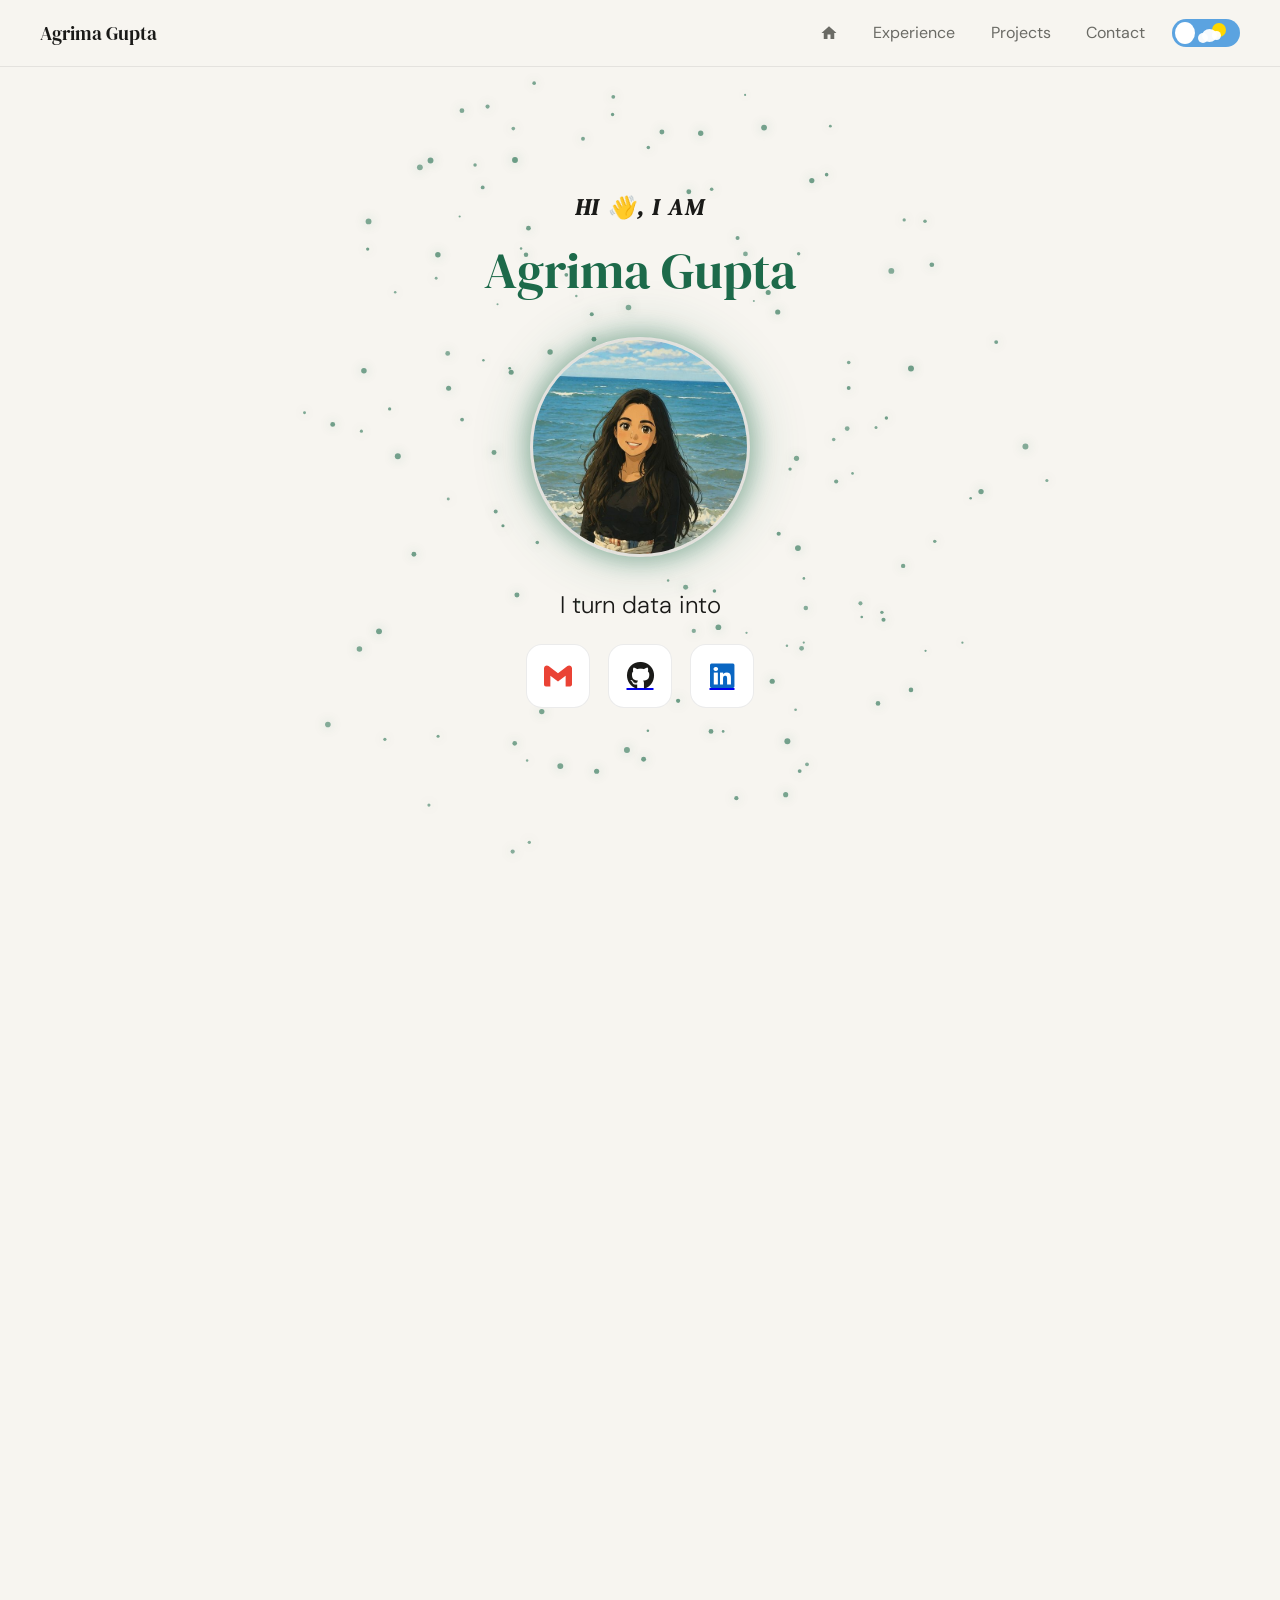
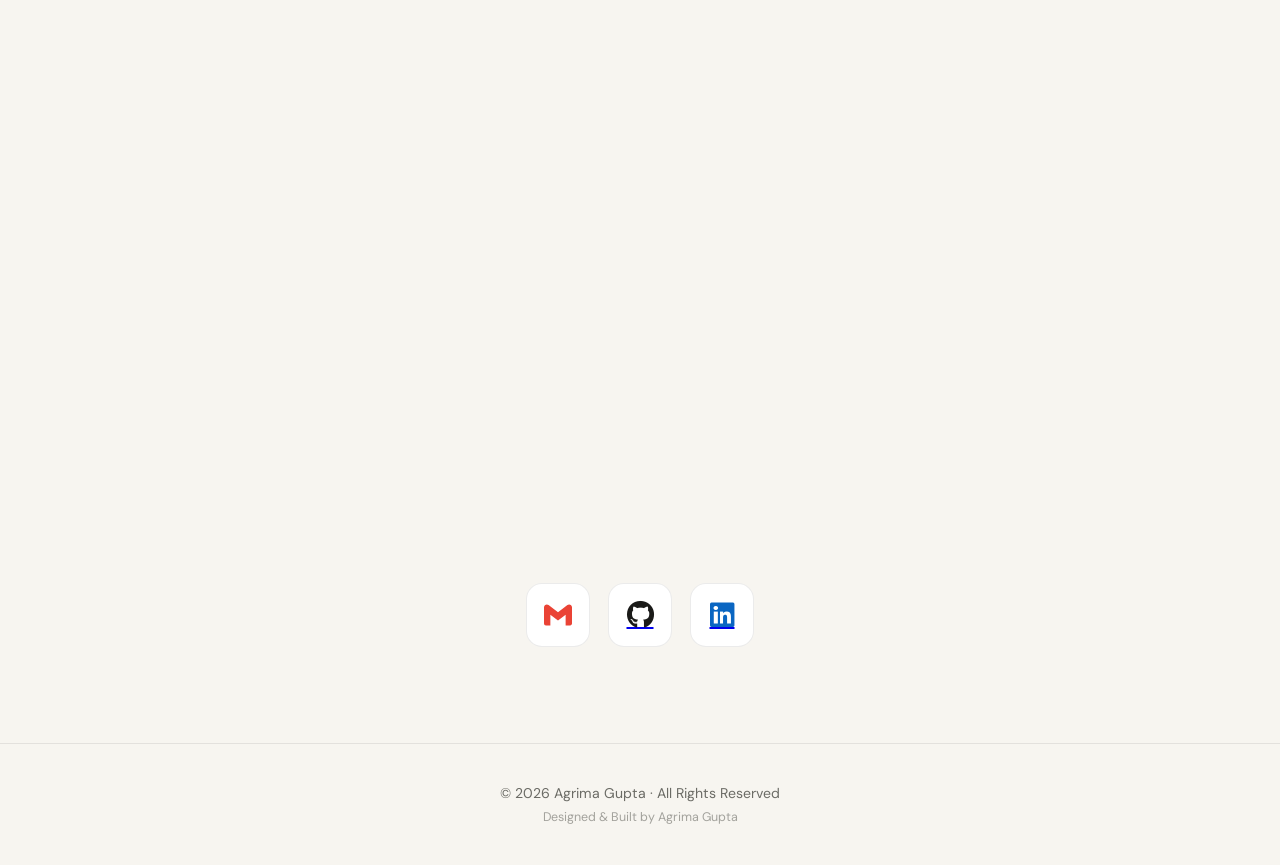
<file: index.html>
<!DOCTYPE html>
<html lang="en" data-theme="light">
<head>
<link rel="icon" type="image/x-icon" href="favicon.ico">
<link rel="apple-touch-icon" sizes="180x180" href="apple-touch-icon.png">
<link rel="icon" type="image/png" sizes="32x32" href="favicon-32x32.png">
<link rel="icon" type="image/png" sizes="16x16" href="favicon-16x16.png">
<meta charset="UTF-8">
<meta name="viewport" content="width=device-width, initial-scale=1.0">
<meta http-equiv="Cache-Control" content="no-store">
<title>Agrima Gupta</title>
<link rel="stylesheet" href="https://cdnjs.cloudflare.com/ajax/libs/font-awesome/6.5.0/css/all.min.css">
<link href="https://fonts.googleapis.com/css2?family=DM+Serif+Display:ital@0;1&family=DM+Sans:wght@300;400;500&display=swap" rel="stylesheet">
<link rel="stylesheet" href="assets/css/style.css">
</head>

<body>

<canvas id="bg-canvas"></canvas>

<div class="cursor" id="cursor"></div>
<div class="cursor-ring" id="cursorRing"></div>
<div class="scroll-progress" id="scrollProgress"></div>

<!-- NAV -->
<nav>
  <a href="index.html" class="nav-name">Agrima Gupta</a>

  <div class="nav-right">
    <!-- HAMBURGER -->
    <button class="hamburger" id="hamburger" aria-label="Menu">
      <span></span>
      <span></span>
      <span></span>
    </button>

    <div class="nav-links" id="navLinks">
      <a href="index.html" class="nav-icon" aria-label="Home">
        <svg viewBox="0 0 24 24" class="icon">
          <path d="M10 20v-6h4v6h5v-8h3L12 3 2 12h3v8z"/>
        </svg>
      </a>
      
      <a href="experience.html">Experience</a>
      <a href="projects.html">Projects</a>
      <a href="index.html#contact">Contact</a>
    </div>

  

    <!-- TOGGLE (UNCHANGED STRUCTURE) -->
    <div class="container">
      <input type="checkbox" id="checkbox">

      <label for="checkbox">
          <!-- Circle that slides left and right to show toggle button state. -->
          <div class="circle"></div>

          <!-- light theme -->
          <div class="light_theme">
              <div class="sun"></div>
              <div class="clouds">
                  <span class="cloud1"></span>
                  <span class="cloud2"></span>
                  <span class="cloud3"></span>
              </div>
          </div>


            <!-- dark theme -->
          <div class="dark_theme">
              <div class="moon"></div>
                <span class="star1"></span>
                <span class="star2"></span>
                <span class="star3"></span>
          </div>     


      </label>
    </div>

  </div>
</nav>

<!-- HERO -->
<section class="hero-wrap">

  <div class="hero-center" id="hero">

    <p class="hero-eyebrow">
      Hi <span class="wave">👋</span>, I am
    </p>

    <h1 class="hero-main-title">
      Agrima Gupta
    </h1>

    <div class="photo-frame">
      <img src="assets/images/profile.jpg" alt="profile"/>
    </div>

    <h2 class="typing-text">
      <span id="typed-text"></span>
    </h2>

    <div class="social-row">
      <a href="mailto:agrimagupta2425@gmail.com" target="_blank">
        <svg width="28" height="28" viewBox="0 0 24 24" xmlns="http://www.w3.org/2000/svg">
          <path d="M24 5.457v13.909c0 .904-.732 1.636-1.636 1.636h-3.819V11.73L12 16.64l-6.545-4.91v9.273H1.636A1.636 1.636 0 0 1 0 19.366V5.457c0-2.023 2.309-3.178 3.927-1.964L12 9.64l8.073-6.147C21.69 2.28 24 3.434 24 5.457z" fill="#EA4335"/>
        </svg>
      </a>
      <a href="https://github.com/Agrima4" target="_blank">
        <i class="fa-brands fa-github"></i>
      </a>
      <a href="https://linkedin.com/in/agrimagupta15" target="_blank">
        <i class="fa-brands fa-linkedin" style="color:#0A66C2"></i>
      </a>
    </div>
  </div>
</section>

<!-- ABOUT (CENTERED EDITORIAL STYLE) -->
<section id="about" class="about-section">
  <div class="about-left reveal-left">
    <h1 class="about-title">
      From raw data<br>
      to <em>real decisions.</em>
    </h1>
  </div>

  <div class="about-right reveal-right">
   <p class="about-text">
    My background spans enterprise infrastructure at TCS, healthcare research at 
    NYU Langone, and product analytics at an early-stage AI startup, giving me 
    a rare ability to work across the full data lifecycle, from how it's engineered 
    to how it drives decisions.
    <br><br>
    I work primarily with SQL, Python, Tableau, and Power BI. But what I actually 
    do is help teams stop guessing, by building systems that surface the right 
    insight at the right time.
  </p>
  </div>
</section>

<!-- CONTACT -->
<section id="contact">
  <div class="contact-wrapper">

    <!-- LEFT: Form -->
    <div class="contact-form-wrap fade-up">
      <h2 class="section-title">Get in touch.</h2>

      <form class="contact-form"
        action="https://formsubmit.co/agrimagupta2425@gmail.com"
        method="POST">

        <input type="hidden" name="_captcha" value="false">

        <label>Your Name</label>
        <input type="text" class="form-input" name="name" placeholder="Jane Doe"/>

        <label>Your Email</label>
        <input type="email" class="form-input" name="email" placeholder="jane@email.com"/>

        <label>Message</label>
        <textarea class="form-textarea" name="message" placeholder="Hey Agrima..."></textarea>

        <button class="form-submit">Send Message →</button>
      </form>
      <!-- SOCIAL ICONS -->
  
    </div>

    <!-- RIGHT: Tagline -->
    <div class="contact-quote fade-up">
      <p class="contact-quote-text">
        Good data tells a story.<br>
        <em>Let's write one together.</em>
      </p>
      <span class="contact-quote-sub">Open to full-time roles, freelance & collabs.</span>
        
    </div>

  </div>

      <div class="social-row contact-social">
        <a href="mailto:agrimagupta2425@gmail.com" target="_blank">
          <svg width="28" height="28" viewBox="0 0 24 24" xmlns="http://www.w3.org/2000/svg">
            <path d="M24 5.457v13.909c0 .904-.732 1.636-1.636 1.636h-3.819V11.73L12 16.64l-6.545-4.91v9.273H1.636A1.636 1.636 0 0 1 0 19.366V5.457c0-2.023 2.309-3.178 3.927-1.964L12 9.64l8.073-6.147C21.69 2.28 24 3.434 24 5.457z" fill="#EA4335"/>
          </svg>
        </a>
        <a href="https://github.com/Agrima4" target="_blank">
          <i class="fa-brands fa-github"></i>
        </a>
        <a href="https://linkedin.com/in/agrimagupta15" target="_blank">
          <i class="fa-brands fa-linkedin" style="color:#0A66C2"></i>
        </a>
      </div>
</section>

<footer>
  <p>© 2026 Agrima Gupta · All Rights Reserved</p>
  <p class="footer-sub">Designed & Built by Agrima Gupta</p>
</footer>

<script src="assets/js/main.js"></script>
<script src="assets/js/bg.js"></script>
<script src="assets/js/theme.js"></script>


</body>
</html>
</file>
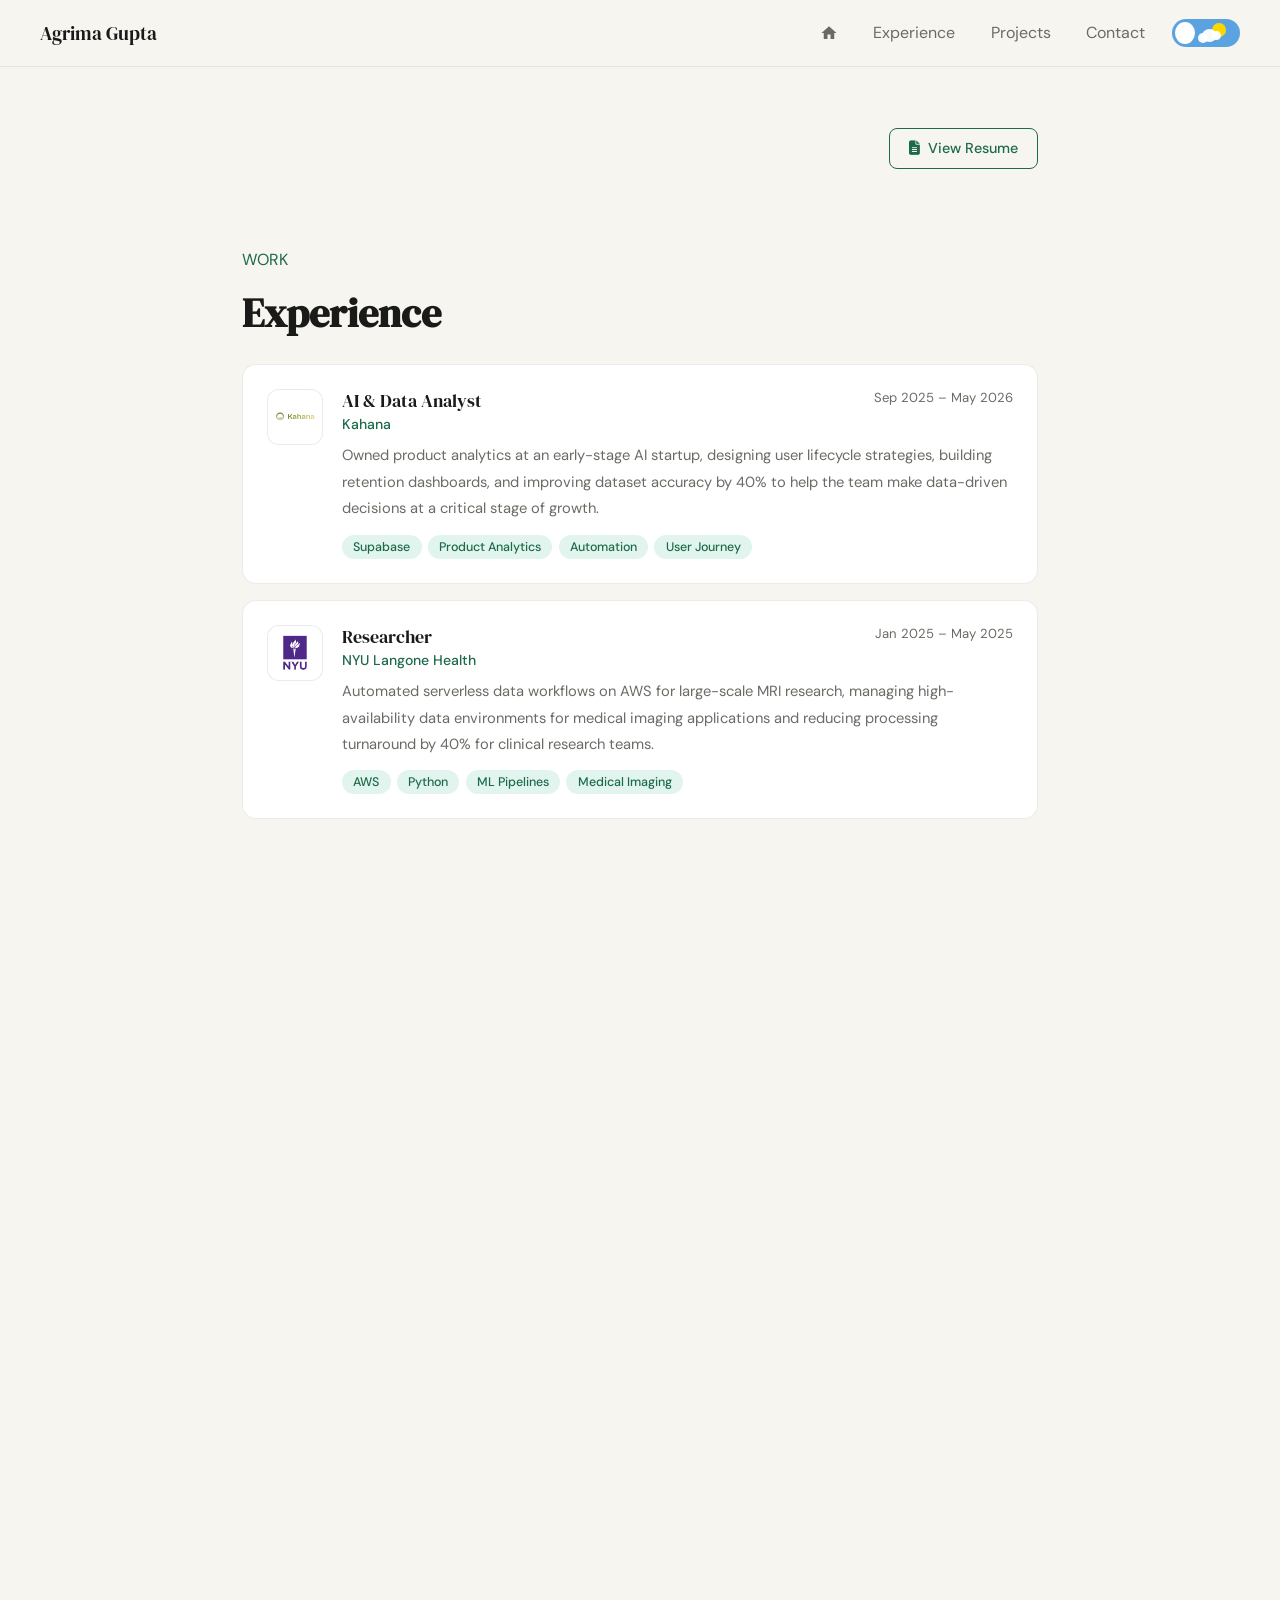
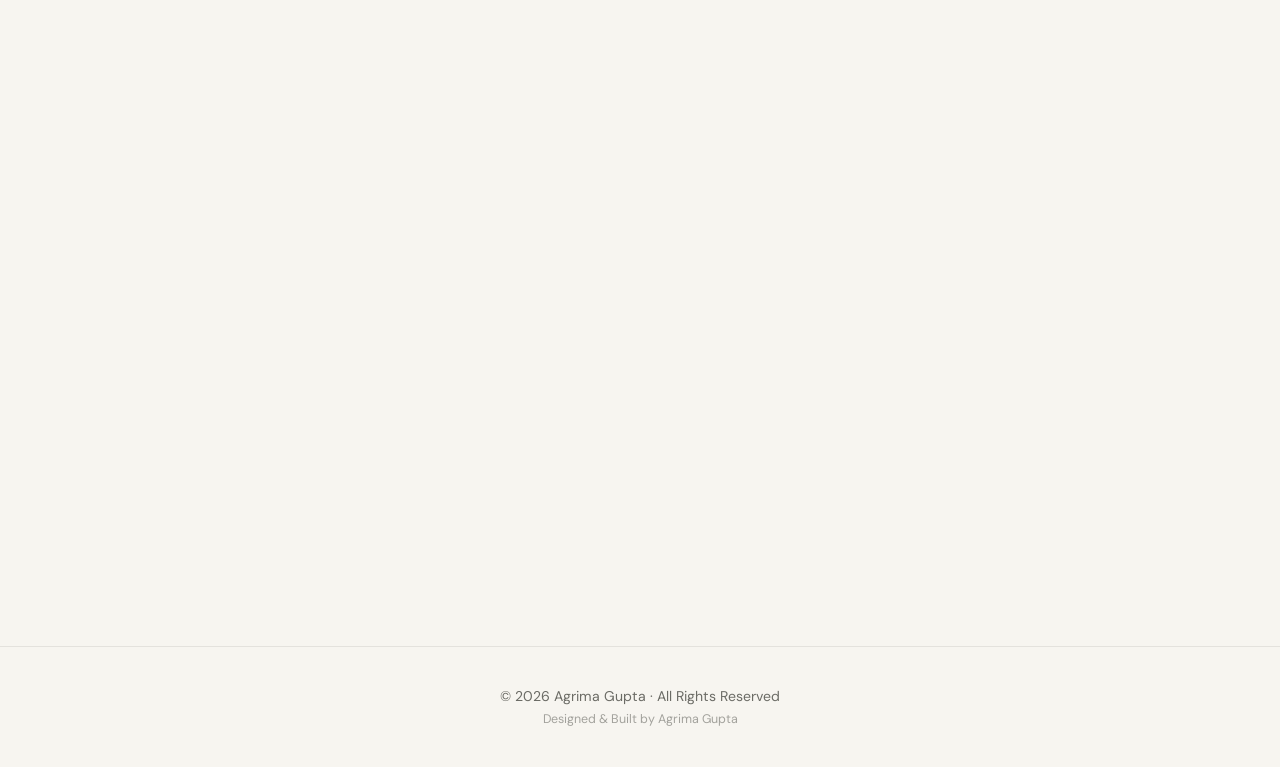
<file: experience.html>
<!DOCTYPE html>
<html lang="en" data-theme="light">
<head>
<link rel="icon" type="image/x-icon" href="favicon.ico">
<link rel="apple-touch-icon" sizes="180x180" href="apple-touch-icon.png">
<link rel="icon" type="image/png" sizes="32x32" href="favicon-32x32.png">
<link rel="icon" type="image/png" sizes="16x16" href="favicon-16x16.png">
<meta charset="UTF-8">
<meta name="viewport" content="width=device-width, initial-scale=1.0">
<title>Experience | Agrima Gupta</title>
<link rel="stylesheet" href="https://cdnjs.cloudflare.com/ajax/libs/font-awesome/6.5.0/css/all.min.css">
<link href="https://fonts.googleapis.com/css2?family=DM+Serif+Display:ital@0;1&family=DM+Sans:wght@300;400;500&display=swap" rel="stylesheet">
<link rel="stylesheet" href="assets/css/style.css">
</head>

<body>

<nav>
  <a href="index.html" class="nav-name">Agrima Gupta</a>
  <div class="nav-right">
    <button class="hamburger" id="hamburger" aria-label="Menu">
      <span></span><span></span><span></span>
    </button>
    <div class="nav-links" id="navLinks">
      <a href="index.html" class="nav-icon" aria-label="Home">
        <svg viewBox="0 0 24 24" class="icon"><path d="M10 20v-6h4v6h5v-8h3L12 3 2 12h3v8z"/></svg>
      </a>
      
      <a href="experience.html">Experience</a>
      <a href="projects.html">Projects</a>
      <a href="index.html#contact">Contact</a>
    </div>
    <div class="container">
      <input type="checkbox" id="checkbox">
      <label for="checkbox">
        <div class="circle"></div>
        <div class="light_theme">
          <div class="sun"></div>
          <div class="clouds">
            <span class="cloud1"></span>
            <span class="cloud2"></span>
            <span class="cloud3"></span>
          </div>
        </div>
        <div class="dark_theme">
          <div class="moon"></div>
          <span class="star1"></span>
          <span class="star2"></span>
          <span class="star3"></span>
        </div>
      </label>
    </div>
  </div>
</nav>

<section class="exp-page">

  <!-- RESUME BUTTON -->
  <div class="resume-row fade-up">
    <a href="https://drive.google.com/file/d/1lu3wKgwycKfG_W_Q5DWxMEElYYG4mRHq/view?usp=sharing" target="_blank" class="resume-btn">
      <i class="fa-solid fa-file-lines"></i> View Resume
    </a>
  </div>

  <!-- WORK EXPERIENCE -->
  <div class="exp-section-header fade-up">
    <p class="section-label">Work</p>
    <h2 class="section-title">Experience</h2>
  </div>

  <div class="exp-cards">

    <div class="exp-card fade-up">
      <div class="exp-card-logo">
        <img src="assets/icons/kahana.svg" alt="Kahana"/>
      </div>
      <div class="exp-card-body">
        <div class="exp-card-top">
          <div>
            <p class="exp-card-role">AI & Data Analyst</p>
            <p class="exp-card-company">Kahana</p>
          </div>
          <span class="exp-card-date">Sep 2025 – May 2026</span>
        </div>
        <p class="exp-card-desc">
          Owned product analytics at an early-stage AI startup, designing user lifecycle strategies, 
          building retention dashboards, and improving dataset accuracy by 40% to help the team 
          make data-driven decisions at a critical stage of growth.
        </p>
        <div class="exp-tags">
          <span>Supabase</span>
          <span>Product Analytics</span>
          <span>Automation</span>
          <span>User Journey</span>
        </div>
      </div>
    </div>

    <div class="exp-card fade-up">
      <div class="exp-card-logo">
        <img src="assets/icons/NYU.png" alt="NYU Langone"/>
      </div>
      <div class="exp-card-body">
        <div class="exp-card-top">
          <div>
            <p class="exp-card-role">Researcher</p>
            <p class="exp-card-company">NYU Langone Health</p>
          </div>
          <span class="exp-card-date">Jan 2025 – May 2025</span>
        </div>
        <p class="exp-card-desc">
          Automated serverless data workflows on AWS for large-scale MRI research, managing 
          high-availability data environments for medical imaging applications and reducing 
          processing turnaround by 40% for clinical research teams.
        </p>
        <div class="exp-tags">
          <span>AWS</span>
          <span>Python</span>
          <span>ML Pipelines</span>
          <span>Medical Imaging</span>
        </div>
      </div>
    </div>

    <div class="exp-card fade-up">
      <div class="exp-card-logo">
        <img src="assets/icons/TCS.png" alt="TCS"/>
      </div>
      <div class="exp-card-body">
        <div class="exp-card-top">
          <div>
            <p class="exp-card-role">Technical Specialist</p>
            <p class="exp-card-company">Tata Consultancy Services</p>
          </div>
          <span class="exp-card-date">Jan 2020 – May 2023</span>
        </div>
        <p class="exp-card-desc">
          Built performance dashboards, SQL auditing systems, and Python-based anomaly detection 
          across enterprise infrastructure, cutting alert noise by 75% and translating raw 
          telemetry into operational insights for cross-functional teams.
        </p>
        <div class="exp-tags">
          <span>SQL</span>
          <span>Automation</span>
          <span>Enterprise Systems</span>
          <span>Cross-functional</span>
        </div>
      </div>
    </div>

  </div>

  <!-- LEADERSHIP & TEACHING -->
  <div class="exp-section-header fade-up">
    <p class="section-label">Beyond work</p>
    <h2 class="section-title">Leadership & Teaching</h2>
  </div>

  <div class="exp-cards">

    <div class="exp-card fade-up">
      <div class="exp-card-logo">
        <img src="assets/icons/NYU.png" alt="NYU"/>
      </div>
      <div class="exp-card-body">
        <div class="exp-card-top">
          <div>
            <p class="exp-card-role">Teaching Assistant</p>
            <p class="exp-card-company">Data Communication & Networks, NYU</p>
          </div>
          <span class="exp-card-date">Sep 2024 – May 2025</span>
        </div>
        <p class="exp-card-desc">
          Supported students in understanding networking concepts, data communications, and network protocols. Assisted with coursework, laboratory exercises, and project evaluations while helping create an engaging learning environment. Strengthened communication, mentorship, and technical teaching skills through one-on-one student support.
        </p>
        <div class="exp-tags">
          <span>Mentoring</span>
          <span>Networking</span>
          <span>Teaching</span>
        </div>
      </div>
    </div>

    <div class="exp-card fade-up">
      <div class="exp-card-logo">
        <img src="assets/icons/GSC_Crest.png" alt="GSC"/>
      </div>
      <div class="exp-card-body">
        <div class="exp-card-top">
          <div>
            <p class="exp-card-role">Director of Operations</p>
            <p class="exp-card-company">GSAS Graduate Student Council, NYU</p>
          </div>
          <span class="exp-card-date">Sep 2023 – May 2025</span>
        </div>
        <p class="exp-card-desc">
          Led planning and execution of initiatives serving the graduate student community at NYU. Organized large-scale events and networking opportunities, managed logistics and cross-functional collaboration, creating meaningful experiences that fostered engagement and community among students.
        </p>
        <div class="exp-tags">
          <span>Leadership</span>
          <span>Event Management</span>
          <span>Operations</span>
        </div>
      </div>
    </div>

  </div>

  <!-- EDUCATION -->
  <div class="exp-section-header fade-up">
    <p class="section-label">Academic</p>
    <h2 class="section-title">Education</h2>
  </div>

  <div class="exp-cards">

    <div class="exp-card fade-up">
      <div class="exp-card-logo">
        <img src="assets/icons/NYU.png" alt="NYU"/>
      </div>
      <div class="exp-card-body">
        <div class="exp-card-top">
          <div>
            <p class="exp-card-role">MS in Information Systems</p>
            <p class="exp-card-company">New York University</p>
          </div>
          <span class="exp-card-date">2023 – 2025</span>
        </div>
      </div>
    </div>

    <div class="exp-card fade-up">
      <div class="exp-card-logo">
        <img src="assets/icons/Jammu_uni.png" alt="Kahana"/>
      </div>
      <div class="exp-card-body">
        <div class="exp-card-top">
          <div>
            <p class="exp-card-role">BE in Computer Science</p>
            <p class="exp-card-company">Jammu University</p>
          </div>
          <span class="exp-card-date">2014 – 2019</span>
        </div>
      </div>
    </div>

  </div>

</section>

<footer>
  <p>© 2026 Agrima Gupta · All Rights Reserved</p>
  <p class="footer-sub">Designed & Built by Agrima Gupta</p>
</footer>

<script src="assets/js/theme.js"></script>
<script src="assets/js/main.js"></script>

</body>
</html>
</file>
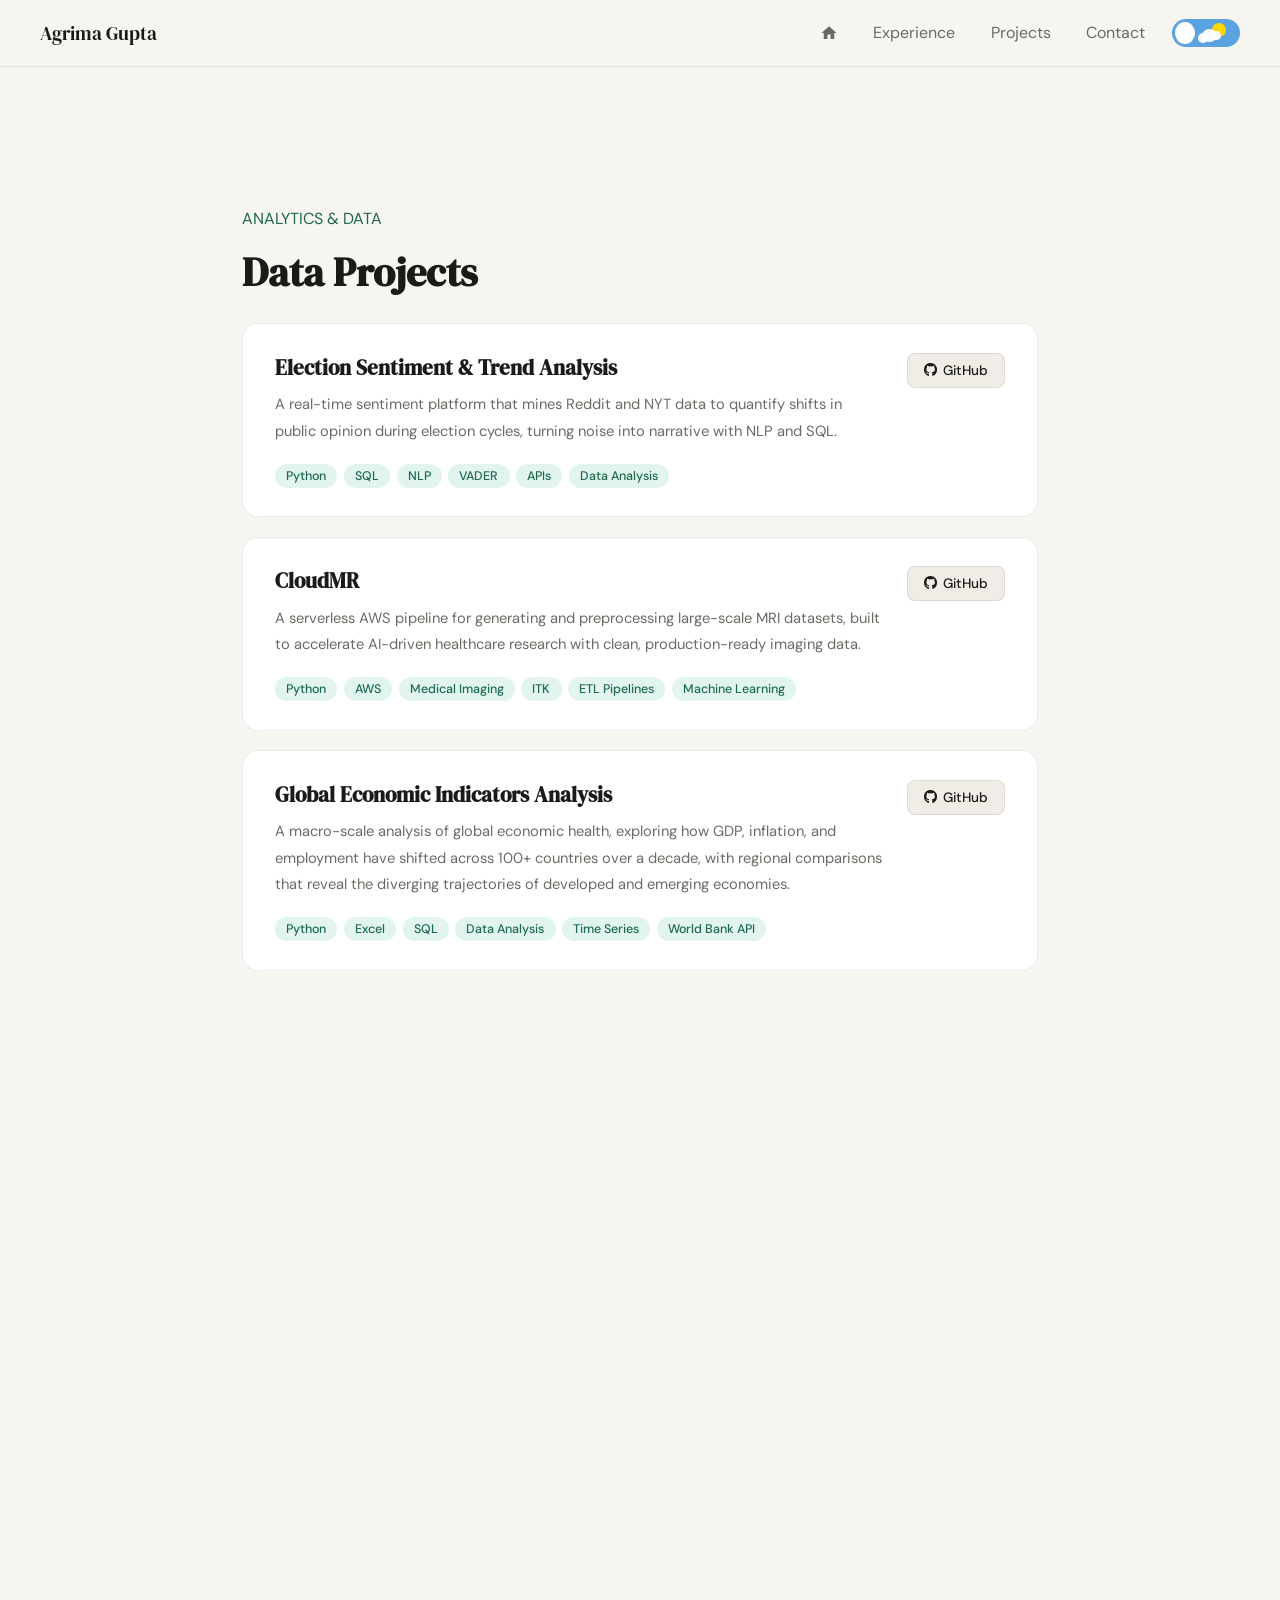
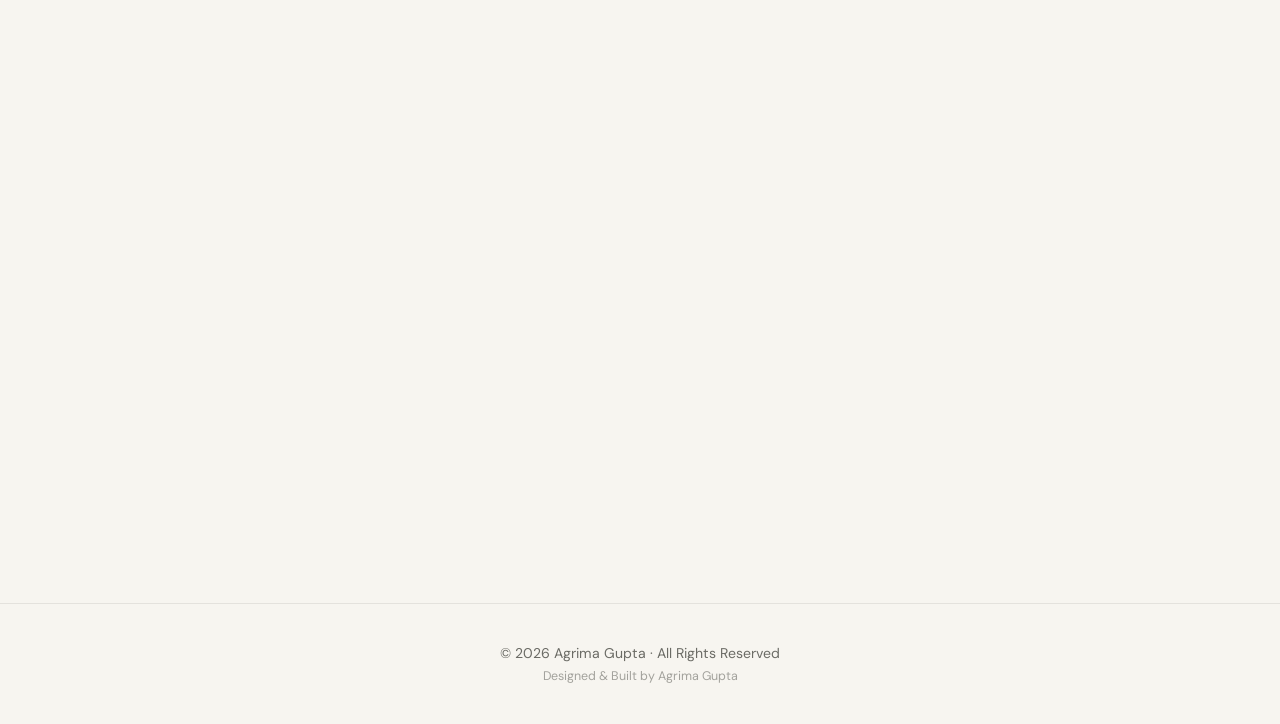
<file: projects.html>
<!DOCTYPE html>
<html lang="en" data-theme="light">
<head>
<link rel="icon" type="image/x-icon" href="favicon.ico">
<link rel="apple-touch-icon" sizes="180x180" href="apple-touch-icon.png">
<link rel="icon" type="image/png" sizes="32x32" href="favicon-32x32.png">
<link rel="icon" type="image/png" sizes="16x16" href="favicon-16x16.png">
<meta charset="UTF-8">
<meta name="viewport" content="width=device-width, initial-scale=1.0">
<title>Projects | Agrima Gupta</title>
<link rel="stylesheet" href="https://cdnjs.cloudflare.com/ajax/libs/font-awesome/6.5.0/css/all.min.css">
<link href="https://fonts.googleapis.com/css2?family=DM+Serif+Display:ital@0;1&family=DM+Sans:wght@300;400;500&display=swap" rel="stylesheet">
<link rel="stylesheet" href="assets/css/style.css">
</head>

<body>

<nav>
  <a href="index.html" class="nav-name">Agrima Gupta</a>
  <div class="nav-right">
    <button class="hamburger" id="hamburger" aria-label="Menu">
      <span></span><span></span><span></span>
    </button>
    <div class="nav-links" id="navLinks">
      <a href="index.html" class="nav-icon" aria-label="Home">
        <svg viewBox="0 0 24 24" class="icon"><path d="M10 20v-6h4v6h5v-8h3L12 3 2 12h3v8z"/></svg>
      </a>
      
      <a href="experience.html">Experience</a>
      <a href="projects.html">Projects</a>
      <a href="index.html#contact">Contact</a>
    </div>
    <div class="container">
      <input type="checkbox" id="checkbox">
      <label for="checkbox">
        <div class="circle"></div>
        <div class="light_theme">
          <div class="sun"></div>
          <div class="clouds">
            <span class="cloud1"></span>
            <span class="cloud2"></span>
            <span class="cloud3"></span>
          </div>
        </div>
        <div class="dark_theme">
          <div class="moon"></div>
          <span class="star1"></span>
          <span class="star2"></span>
          <span class="star3"></span>
        </div>
      </label>
    </div>
  </div>
</nav>

<section class="projects-page">

  <!-- DATA PROJECTS -->
  <div class="exp-section-header fade-up">
    <p class="section-label">Analytics & Data</p>
    <h2 class="section-title">Data Projects</h2>
  </div>

  <div class="projects-big-grid">

     <div class="project-big-card fade-up">
      <div class="project-big-top">
        <div class="project-big-meta">
          <h3 class="project-big-title">Election Sentiment & Trend Analysis</h3>
          <p class="project-big-desc">A real-time sentiment platform that mines Reddit and NYT data to quantify shifts in public opinion during election cycles, turning noise into narrative with NLP and SQL.</p>
        </div>
        <a href="https://github.com/Agrima4/Election_Sentiment_and_Trend_Code" target="_blank" class="project-gh-btn">
          <i class="fa-brands fa-github"></i> GitHub
        </a>
      </div>
      <div class="project-tags">
        <span>Python</span>
        <span>SQL</span>
        <span>NLP</span>
        <span>VADER</span>
        <span>APIs</span>
        <span>Data Analysis</span>
      </div>
    </div>

    <div class="project-big-card fade-up">
      <div class="project-big-top">
        <div class="project-big-meta">
          <h3 class="project-big-title">CloudMR</h3>
          <p class="project-big-desc">A serverless AWS pipeline for generating and preprocessing large-scale MRI datasets, built to accelerate AI-driven healthcare research with clean, production-ready imaging data.</p>
        </div>
        <a href="https://github.com/Agrima4/ITP-Langone-24" target="_blank" class="project-gh-btn">
          <i class="fa-brands fa-github"></i> GitHub
        </a>
      </div>
      <div class="project-tags">
        <span>Python</span>
        <span>AWS</span>
        <span>Medical Imaging</span>
        <span>ITK</span>
        <span>ETL Pipelines</span>
        <span>Machine Learning</span>
      </div>
    </div>
    <div class="project-big-card fade-up">
  <div class="project-big-top">
    <div class="project-big-meta">
      <h3 class="project-big-title">Global Economic Indicators Analysis</h3>
      <p class="project-big-desc">A macro-scale analysis of global economic health, exploring how GDP, inflation, and employment have shifted across 100+ countries over a decade, with regional comparisons that reveal the diverging trajectories of developed and emerging economies.</p>
    </div>
    <a href="https://github.com/Agrima4/Global-Economic-Indicator-Analysis" target="_blank" class="project-gh-btn">
      <i class="fa-brands fa-github"></i> GitHub
    </a>
  </div>
  <div class="project-tags">
    <span>Python</span>
    <span>Excel</span>
    <span>SQL</span>
    <span>Data Analysis</span>
    <span>Time Series</span>
    <span>World Bank API</span>
  </div>
</div>

    <div class="project-big-card fade-up">
      <div class="project-big-top">
        <div class="project-big-meta">
          <h3 class="project-big-title">NYC Restaurant Health Standards Dashboard</h3>
          <p class="project-big-desc">An interactive Tableau dashboard dissecting NYC restaurant inspection data, surfacing patterns in health violations by borough, cuisine, and timeline to help stakeholders act on what matters.</p>
        </div>
        <a href="https://public.tableau.com/app/profile/agrima.gupta/viz/gupta_agrima_assignment02/Dashboard1" target="_blank" class="project-gh-btn">
          <i class="fa-solid fa-chart-bar"></i> View Dashboard
        </a>
      </div>
      <div class="project-tags">
        <span>Tableau</span>
        <span>SQL</span>
        <span>Excel</span>
        <span>Data Visualization</span>
        <span>Dashboard Design</span>
      </div>
    </div>

  </div>

  <!-- OTHER PROJECTS -->
  <div class="exp-section-header fade-up">
    <p class="section-label">Beyond Data</p>
    <h2 class="section-title">Engineering Projects</h2>
  </div>

  <div class="projects-big-grid">

 

     <div class="project-big-card fade-up">
      <div class="project-big-top">
        <div class="project-big-meta">
          <h3 class="project-big-title">Wardrobe Wakeup</h3>
          <p class="project-big-desc">A data storytelling project that visualizes the hidden environmental cost of fast fashion using Tableau to translate industry data into a compelling narrative about sustainability and consumer impact.</p>
        </div>
        <a href="https://github.com/Agrima4/Wardrobe-Wakeup" target="_blank" class="project-gh-btn">
          <i class="fa-brands fa-github"></i> GitHub
        </a>
      </div>
      <div class="project-tags">
        <span>Tableau</span>
        <span>Excel</span>
        <span>Data Visualization</span>
        <span>Data Storytelling</span>
        <span>Sustainability</span>
      </div>
    </div>

    <div class="project-big-card fade-up">
      <div class="project-big-top">
        <div class="project-big-meta">
          <h3 class="project-big-title">Currency Detection System</h3>
          <p class="project-big-desc">A computer vision system that verifies the authenticity of Indian currency notes using feature matching, built with OpenCV and the ORB algorithm to detect counterfeit notes in real time.</p>
        </div>
        <a href="https://github.com/Agrima4/Currency-Detection" target="_blank" class="project-gh-btn">
          <i class="fa-brands fa-github"></i> GitHub
        </a>
      </div>
      <div class="project-tags">
        <span>Python</span>
        <span>OpenCV</span>
        <span>Computer Vision</span>
        <span>Image Processing</span>
        <span>ORB Algorithm</span>
      </div>
    </div>

       <div class="project-big-card fade-up">
      <div class="project-big-top">
        <div class="project-big-meta">
          <h3 class="project-big-title">Customer Microservice CI/CD Pipeline</h3>
          <p class="project-big-desc">A production-grade microservice built to demonstrate modern DevOps practices: automated testing, containerized deployment via Docker and Kubernetes, and a full CI/CD pipeline using GitHub Actions and Tekton.</p>
        </div>
        <a href="https://github.com/CSCI-GA-2820-SP25-003/customers" target="_blank" class="project-gh-btn">
          <i class="fa-brands fa-github"></i> GitHub
        </a>
      </div>
      <div class="project-tags">
        <span>Python</span>
        <span>Flask</span>
        <span>Docker</span>
        <span>Kubernetes</span>
        <span>GitHub Actions</span>
        <span>Tekton</span>
      </div>
    </div>

  </div>

</section>

<footer>
  <p>© 2026 Agrima Gupta · All Rights Reserved</p>
  <p class="footer-sub">Designed & Built by Agrima Gupta</p>
</footer>

<script src="assets/js/theme.js"></script>
<script src="assets/js/main.js"></script>

</body>
</html>
</file>
<file: assets/css/style.css>
/* =========================
   RESET
========================= */
* {
  margin: 0;
  padding: 0;
  box-sizing: border-box;
}

/* =========================
   THEME VARIABLES
========================= */

[data-theme="light"] {
  --bg: #F7F5F0;
  --surface: #FFFFFF;
  --surface2: #F0EDE6;
  --text: #1A1A18;
  --muted: #6B6B65;
  --accent: #1D6A4A;
  --accent-light: #E1F5EE;
  --accent-mid: #0F6E56;
  --accent-glow: rgba(29,106,74,0.1);
  --border: rgba(0,0,0,0.08);
  --border-hover: rgba(29,106,74,0.4);
  --tag-bg: #EEEDFE;
  --tag-text: #3C3489;
  --nav-bg: rgba(247,245,240,0.93);
  --particle-color: rgba(29, 106, 74, 0.55);
  --particle-line: rgba(29, 106, 74, 0.28);
}

[data-theme="dark"] {
  --bg: #0D0D0B;
  --surface: #141412;
  --surface2: #1C1C19;
  --text: #F0EDE6;
  --muted: #807D74;
  --accent: #A78BFA;
  --accent-light: rgba(167,139,250,0.12);
  --accent-mid: #C4B5FD;
  --accent-glow: rgba(167,139,250,0.1);
  --border: rgba(255,255,255,0.07);
  --border-hover: rgba(167,139,250,0.45);
  --tag-bg: rgba(167,139,250,0.14);
  --tag-text: #C4B5FD;
  --nav-bg: rgba(13,13,11,0.93);
  --particle-color: rgba(167, 139, 250, 0.55);
  --particle-line: rgba(167, 139, 250, 0.28);
}

/* =========================
   BASE
========================= */

body {
  font-family: 'DM Sans', sans-serif;
  background: var(--bg);
  color: var(--text);
  overflow-x: hidden;
  transition: background 0.3s ease, color 0.3s ease;
}
* {
  transition:
    background-color 0.3s ease,
    border-color 0.3s ease,
    color 0.3s ease;
}

html {
  scroll-behavior: smooth;
}

img {
  display: block;
  max-width: 100%;
  height: auto;
}
/* =========================
   NAV
========================= */

nav {
  position: fixed;
  top: 0;
  left: 0;
  right: 0;

  display: flex;
  justify-content: space-between;
  align-items: center;

  padding: 1.2rem 2.5rem;

  background: var(--nav-bg);
  backdrop-filter: blur(14px);

  z-index: 1000;
  border-bottom: 1px solid var(--border);
}

.nav-name {
  font-family: 'DM Serif Display', serif;
  font-size: 1.2rem;
  color: var(--text);
  text-decoration: none;
}

.nav-links {
  display: flex;
  gap: 1.8rem;
  align-items: center;
}

.nav-links a {
  text-decoration: none;
  color: var(--muted);
  transition: color 0.2s ease, transform 0.2s ease;
  padding: 0.3rem 0.2rem;
}

.nav-links a:hover {
  color: var(--accent);
  transform: translateY(-1px);
}
.nav-right {
  display: flex;
  align-items: center;
  gap: 1.5rem;

  flex-wrap: nowrap;
  white-space: nowrap;
}
.nav-links a,
.nav-icon {
  display: flex;
  align-items: center;
  line-height: 1;
}
.nav-icon {
  color: var(--muted);
  display: flex;
  align-items: center;
  justify-content: center;
}

.nav-icon:hover {
  color: var(--accent);
}

.icon {
  width: 18px;
  height: 18px;
  display: block;
  fill: currentColor;
}
/* HAMBURGER BUTTON */
.hamburger {
  display: none;
  flex-direction: column;
  gap: 5px;
  background: none;
  border: none;
  cursor: pointer;
  padding: 4px;
  z-index: 1003;
}

.hamburger span {
  display: block;
  width: 22px;
  height: 2px;
  background: var(--text);
  border-radius: 2px;
  transition: 0.3s ease;
}

/* HAMBURGER OPEN STATE */
.hamburger.open span:nth-child(1) {
  transform: translateY(7px) rotate(45deg);
}
.hamburger.open span:nth-child(2) {
  opacity: 0;
}
.hamburger.open span:nth-child(3) {
  transform: translateY(-7px) rotate(-45deg);
}

@media (max-width: 768px) {
  .hamburger {
    display: flex;
  }

  .nav-links {
    display: none;
    position: fixed;
    top: 0;
    left: 0;
    width: 100vw;
    height: 100vh;
    flex-direction: column;
    align-items: center;
    justify-content: center;
    gap: 1.5rem;
    z-index: 1002;
    font-size: 1.4rem;
    /* solid background — no variables, no blur */
    background: #F7F5F0;
  }

  .nav-links.open {
    display: flex;
  }

  .nav-links a {
    color: #1A1A18;
    font-size: 1.4rem;
    text-decoration: none;
  }

  .nav-links .nav-icon .icon {
    width: 32px;
    height: 32px;
    fill: #1A1A18;
  }
}

[data-theme="dark"] .nav-links {
  background: #0D0D0B;
}

[data-theme="dark"] .nav-links a {
  color: #F0EDE6;
}

[data-theme="dark"] .nav-links .nav-icon .icon {
  fill: #F0EDE6;
}
/* =========================
   HERO
========================= */

.hero-wrap {
  min-height: 100vh;
  display: flex;
  justify-content: center;
  align-items: center;
  padding: 8rem 2rem;
}

.hero-center {
  max-width: 760px;
  text-align: center;
}

.hero-eyebrow {
  color: var(--text);
  margin-bottom: 0.8rem;
  letter-spacing: 0.08em;
  text-transform: uppercase;
  font-size: 1.4rem;
  font-weight: 700;
  font-style: italic;
  font-family: 'DM Serif Display', serif;

  /* accent highlight underline */
  /* display: inline-block;
  border-bottom: 2px solid var(--accent);
  padding-bottom: 0.2rem; */
}

.hero-main-title {
  font-family: 'DM Serif Display', serif;
  font-size: clamp(2rem, 5vw, 3.2rem);
  font-weight: 400;
  color: var(--accent);
}
/* HERO REVEAL */

.hero-center {
  opacity: 0;
  transform: translateY(20px) scale(0.98);
  filter: blur(8px);

  transition:
    opacity 0.8s ease,
    transform 0.8s ease;
}

.hero-center.reveal {
  opacity: 1;
  transform: translateY(0) scale(1);
  filter: blur(0);
}
/* ABOUT SECTION LAYOUT */
.about-section {
  max-width: 960px;
  margin: 0 auto;
  padding: 6rem 2rem;
  display: grid;
  grid-template-columns: 1fr 1fr;
  gap: 4rem;
  align-items: center;
}

.about-title {
  font-family: 'DM Serif Display', serif;
  font-size: clamp(2.2rem, 5vw, 3.8rem);
  line-height: 1.1;
  color: var(--text);
}

.about-title em {
  font-style: italic;
  color: var(--accent);
}

.about-text {
  color: var(--muted);
  line-height: 1.85;
  font-size: 1rem;
  font-weight: 300;
}

/* SCROLL ANIMATIONS */
.reveal-left,
.reveal-right {
  opacity: 0;
  transform: translateY(30px);
  transition: opacity 0.7s ease, transform 0.7s ease;
}

.reveal-right {
  transition-delay: 0.15s;  /* slight delay so right comes in after left */
}

.reveal-left.visible,
.reveal-right.visible {
  opacity: 1;
  transform: translateY(0);
}

/* MOBILE */
@media (max-width: 768px) {
  .about-section {
    grid-template-columns: 1fr;
    gap: 2rem;
  }
}
.typing-text {
  font-weight: 300;
}

/* CANVAS */

#bg-canvas {
  position: fixed;
  inset: 0;
  width: 100%;
  height: 100%;
  z-index: 0;
  pointer-events: none;
}

/* KEEP CONTENT ABOVE CANVAS */


.hero-wrap,
section,
footer {
  position: relative;
  z-index: 1;
}

/* =========================
   PHOTO
========================= */

/* .photo-frame {
  width: 220px;
  height: 220px;
  border-radius: 50%;
  overflow: hidden;
  margin: 2rem auto;
  border: 3px solid var(--border);
} */

.photo-frame img {
  width: 100%;
  height: 100%;
  object-fit: cover;
}

/* =========================
   SKILLS
========================= */

.skills-strip {
  display: flex;
  flex-wrap: wrap;
  justify-content: center;
  gap: 0.7rem;
  margin-top: 3rem;
}

.skill-tag {
  display: inline-flex;
  align-items: center;
  gap: 0.5rem;

  padding: 0.45rem 0.9rem;

  border: 1px solid var(--border);
  border-radius: 999px;

  background: var(--surface);

  white-space: nowrap;
}

.skill-tag img {
  width: 16px;
  height: 16px;

  display: block;
  object-fit: contain;

  flex-shrink: 0;
}
/* =========================
   SECTION
========================= */

section {
  max-width: 960px;
  margin: 0 auto;
  padding: 6rem 2rem;
}

.section-label {
  color: var(--accent);
  text-transform: uppercase;
  margin-bottom: 1rem;
}

.section-title {
  font-family: 'DM Serif Display', serif;
  font-size: 2.5rem;
  margin-bottom: 3rem;
}

/* =========================
   PROJECTS + EXPERIENCE
========================= */

/* EXPERIENCE PAGE */
.exp-page {
  max-width: 860px;
  margin: 0 auto;
  padding: 8rem 2rem 4rem;
}

.resume-row {
  display: flex;
  justify-content: flex-end;
  margin-bottom: 3rem;
}

.resume-btn {
  display: inline-flex;
  align-items: center;
  gap: 0.5rem;
  padding: 0.65rem 1.2rem;
  border-radius: 8px;
  border: 1px solid var(--accent);
  color: var(--accent);
  text-decoration: none;
  font-size: 0.9rem;
  font-weight: 500;
  transition: 0.2s ease;
}

.resume-btn:hover {
  background: var(--accent);
  color: #fff;
}

.exp-section-header {
  margin: 5rem 0 1.5rem;
}

.exp-section-header .section-title {
  margin-bottom: 0;
}

.exp-cards {
  display: flex;
  flex-direction: column;
  gap: 1rem;
}

/* CARD */
.exp-card {
  background: var(--surface);
  border: 1px solid var(--border);
  border-radius: 14px;
  padding: 1.5rem;
  display: flex;
  gap: 1.2rem;
  align-items: flex-start;
  transition: transform 0.25s ease, box-shadow 0.25s ease, border-color 0.25s ease;
}

.exp-card:hover {
  transform: translateY(-3px);
  border-color: var(--border-hover);
  box-shadow: 0 10px 30px var(--accent-glow);
}

.exp-card-logo {
  width: 56px;
  height: 56px;
  border-radius: 12px;
  background: #ffffff;
  border: 1px solid var(--border);
  display: flex;
  align-items: center;
  justify-content: center;
  font-size: 11px;
  font-weight: 500;
  color: var(--muted);
  flex-shrink: 0;
  overflow: hidden;
}

.exp-card-logo img {
  width: 100%;
  height: 100%;
  object-fit: contain;
  padding: 1px;
}
.exp-card-body {
  flex: 1;
}

.exp-card-top {
  display: flex;
  justify-content: space-between;
  align-items: flex-start;
  gap: 1rem;
  flex-wrap: wrap;
  margin-bottom: 0.6rem;
}

.exp-card-role {
  font-family: 'DM Serif Display', serif;
  font-size: 1.1rem;
  color: var(--text);
  margin: 0 0 2px;
}

.exp-card-company {
  font-size: 0.88rem;
  color: var(--accent);
  margin: 0;
  font-weight: 500;
}

.exp-card-date {
  font-size: 0.82rem;
  color: var(--muted);
  white-space: nowrap;
}

.exp-card-desc {
  font-size: 0.92rem;
  color: var(--muted);
  line-height: 1.8;
  margin: 0 0 0.8rem;
}

.exp-tags {
  display: flex;
  flex-wrap: wrap;
  gap: 0.4rem;
}

.exp-tags span {
  font-size: 0.78rem;
  padding: 0.25rem 0.7rem;
  border-radius: 999px;
  background: var(--accent-light);
  color: var(--accent);
  font-weight: 500;
}

/* FADE UP ANIMATION */
.fade-up {
  opacity: 0;
  transform: translateY(24px);
  transition: opacity 0.6s ease, transform 0.6s ease;
}

.fade-up.visible {
  opacity: 1;
  transform: translateY(0);
}

/* MOBILE */
@media (max-width: 768px) {
  .exp-card {
    flex-direction: column;
    gap: 0.8rem;
  }

  .exp-card-top {
    flex-direction: column;
    gap: 0.2rem;
  }
  .exp-page {
    padding-top: 6rem;
  }
  .resume-row {
    justify-content: flex-start;
  }
}

/* PROJECTS PAGE */
.projects-page {
  max-width: 860px;
  margin: 0 auto;
  padding: 8rem 2rem 4rem;
}

.projects-big-grid {
  display: flex;
  flex-direction: column;
  gap: 1.2rem;
  margin-bottom: 2rem;
}

/* BIG PROJECT CARD */
.project-big-card {
  background: var(--surface);
  border: 1px solid var(--border);
  border-radius: 16px;
  padding: 1.8rem 2rem;
  transition: transform 0.25s ease, box-shadow 0.25s ease, border-color 0.25s ease;
}

.project-big-card:hover {
  transform: translateY(-4px);
  border-color: var(--border-hover);
  box-shadow: 0 12px 36px var(--accent-glow);
}

.project-big-top {
  display: flex;
  justify-content: space-between;
  align-items: flex-start;
  gap: 1.5rem;
  margin-bottom: 1.2rem;
}

.project-big-meta {
  flex: 1;
}

.project-big-title {
  font-family: 'DM Serif Display', serif;
  font-size: 1.3rem;
  color: var(--text);
  margin: 0 0 0.6rem;
}

.project-big-desc {
  font-size: 0.92rem;
  color: var(--muted);
  line-height: 1.8;
  margin: 0;
}

/* GITHUB BUTTON */
.project-gh-btn {
  display: inline-flex;
  align-items: center;
  gap: 0.4rem;
  padding: 0.5rem 1rem;
  border-radius: 8px;
  border: 1px solid var(--border);
  background: var(--surface2);
  color: var(--text);
  text-decoration: none;
  font-size: 0.85rem;
  font-weight: 500;
  white-space: nowrap;
  flex-shrink: 0;
  transition: 0.2s ease;
}

.project-gh-btn:hover {
  border-color: var(--accent);
  color: var(--accent);
}

/* PROJECT TAGS */
.project-tags {
  display: flex;
  flex-wrap: wrap;
  gap: 0.4rem;
}

.project-tags span {
  font-size: 0.78rem;
  padding: 0.25rem 0.7rem;
  border-radius: 999px;
  background: var(--accent-light);
  color: var(--accent);
  font-weight: 500;
}

/* MOBILE */
@media (max-width: 768px) {
  .project-big-top {
    flex-direction: column;
    gap: 1rem;
  }

  .project-gh-btn {
    align-self: flex-start;
  }
}

/* =========================
   PORTFOLIO THEME TOGGLE (SCALED DOWN VERSION)
   ========================= */

.container {
    display: flex;
    align-items: center;
    justify-content: center;
}

/* HIDE CHECKBOX */
input[type="checkbox"] {
    display: none;
}

/* MAIN TOGGLE TRACK */
.container label {
    width: 68px;
    height: 28px;

    /* background-color: #3b92d9; */
    background-color: #5ba3e0;
    display: block;

    border-radius: 999px;
    position: relative;

    cursor: pointer;

    transition: 0.5s ease;

    overflow: hidden;
}

/* SLIDING CIRCLE */
.circle {
    position: absolute;

    width: 20px;
    height: 22px;

    top: 3px;
    left: 3px;

    background-color: #fff;
    border-radius: 50%;

    transition: transform 0.5s ease;
}

/* =========================
   LIGHT THEME ELEMENTS (SCALED)
   ========================= */

.light_theme {
    position: absolute;
    width: 100%;
    height: 100%;

    transition: 0.5s ease;
}

/* SUN */
.sun {
    position: absolute;

    width: 14px;
    height: 14px;

    /* background-color: rgb(255, 238, 4); */
    background-color: #FFD700;
    border-radius: 50%;

    right: 14px;
    top: 4px;

    transition: 0.5s ease;
}

/* CLOUDS GROUP */
.clouds {
    position: absolute;

    width: 24px;
    height: 14px;

    left: 10px;
    top: 6px;

    transition: 0.5s ease;
}

.cloud1,
.cloud2,
.cloud3 {
    position: absolute;
    /* background-color: #fff; */
    background-color: rgba(255,255,255,0.95);
    border-radius: 50%;
}

.cloud1 {
    width: 10px;
    height: 10px;
    bottom: -4px;
    left: 16px;
}

.cloud2 {
    width: 15px;
    height: 13px;
    bottom: -3px;
    left: 20px;
}

.cloud3 {
    width: 9px;
    height: 9px;
    bottom: -1px;
    left: 30px;
}

/* =========================
   DARK THEME
   ========================= */

.dark_theme {
    opacity: 0;
    transition: 0.5s ease;
    position: absolute;
    width: 100%;
    height: 100%;
}

/* MOON */
.moon {
    position: absolute;

    width: 14px;
    height: 14px;

    background-color: #fff;
    border-radius: 50%;

    left: 10px;
    top: -10px;

    transition: 0.5s ease;
}

.moon::after,
.moon::before {
    content: "";
    position: absolute;
    background-color: #f2f2f2;
    border-radius: 50%;
}

.moon::after {
    width: 3px;
    height: 3px;
    left: 4px;
    top: 3px;
}

.moon::before {
    width: 4px;
    height: 4px;
    left: 6px;
    top: 7px;
}

/* STARS (SCALED DOWN) */
.star1,
.star2,
.star3 {
    position: absolute;
    width: 2px;
    height: 2px;
    background-color: #fff;
    border-radius: 50%;
}

.star1 {
    left: 8px;
    top: 6px;
}

.star2 {
    left: 22px;
    top: 22px;
}

.star3 {
    left: 28px;
    top: 6px;
}

/* =========================
   ANIMATIONS (CHECKBOX STATE)
   ========================= */

/* MOVE KNOB */
input[type="checkbox"]:checked + label .circle {
    transform: translateX(40px);
}

/* DARK MODE BACKGROUND */
input[type="checkbox"]:checked + label {
    background-color: #593ea3;
}

/* LIGHT SCENE OUT */
input[type="checkbox"]:checked + label .light_theme {
    opacity: 0;
}

/* CLOUD SHIFT */
input[type="checkbox"]:checked + label .light_theme .clouds {
    left: 5px;
    top: 10px;
}

/* DARK SCENE IN */
input[type="checkbox"]:checked + label .dark_theme {
    opacity: 1;
}

/* MOON RISE */
input[type="checkbox"]:checked + label .dark_theme .moon {
    top: 6px;
}
  
/* =========================
   CONTACT
========================= */

.contact-wrapper {
  display: grid;
  grid-template-columns: 1fr 1fr;
  gap: 5rem;
  align-items: center;
  max-width: 960px;
  margin: 0 auto;
  padding: 6rem 2rem;
}

/* FORM — compact inputs */
.contact-form {
  display: flex;
  flex-direction: column;
  gap: 0.3rem;
}

.contact-form label {
  font-size: 0.82rem;
  color: var(--muted);
  margin-top: 0.8rem;
  text-transform: uppercase;
  letter-spacing: 0.06em;
}

.form-input,
.form-textarea {
  width: 100%;
  padding: 0.6rem 0.85rem;
  border-radius: 8px;
  border: 1px solid var(--border);
  background: var(--surface2);
  color: var(--text);
  font-size: 0.9rem;
  font-family: 'DM Sans', sans-serif;
  transition: border-color 0.2s;
}

.form-input:focus,
.form-textarea:focus {
  outline: none;
  border-color: var(--accent);
}

/* DARK MODE — more visible */
[data-theme="dark"] .form-input,
[data-theme="dark"] .form-textarea {
  background: #1e1e1c;
  border-color: rgba(255,255,255,0.12);
  color: #F0EDE6;
}

[data-theme="dark"] .form-input::placeholder,
[data-theme="dark"] .form-textarea::placeholder {
  color: rgba(240,237,230,0.3);
}

.form-textarea {
  min-height: 100px;
  resize: vertical;
}

.form-submit {
  margin-top: 1rem;
  padding: 0.75rem 1.2rem;
  border: none;
  border-radius: 8px;
  background: var(--accent);
  color: #fff;
  font-size: 0.9rem;
  cursor: pointer;
  align-self: flex-start;   /* button only as wide as its text */
  transition: 0.2s;
}

.form-submit:hover {
  transform: translateY(-2px);
  opacity: 0.9;
}

/* RIGHT TAGLINE */
.contact-quote {
  display: flex;
  flex-direction: column;
  gap: 1.2rem;
}

.contact-quote-text {
  font-family: 'DM Serif Display', serif;
  font-size: clamp(1.8rem, 3.5vw, 2.8rem);
  line-height: 1.2;
  color: var(--text);
}

.contact-quote-text em {
  font-style: italic;
  color: var(--accent);
}

.contact-quote-sub {
  font-size: 0.9rem;
  color: var(--muted);
  font-weight: 300;
}
/* CONTACT SOCIAL ROW — left aligned, smaller than hero */
.contact-social {
  justify-content: center;
  margin-top: 1.5rem;
}

.contact-social a {
  width: 44px;
  height: 44px;
  border-radius: 10px;
}

/* PHOTO GLOW */
.photo-frame {
  width: 220px;
  height: 220px;
  border-radius: 50%;
  overflow: hidden;
  margin: 2rem auto;
  border: 3px solid var(--border);
  box-shadow: 0 0 20px 6px rgba(29, 106, 74, 0.35),
              0 0 50px 12px rgba(29, 106, 74, 0.15);
  transition: box-shadow 0.4s ease;
}

[data-theme="dark"] .photo-frame {
  box-shadow: 0 0 20px 6px rgba(167, 139, 250, 0.4),
              0 0 50px 12px rgba(167, 139, 250, 0.2);
}

.photo-frame:hover {
  box-shadow: 0 0 30px 10px rgba(29, 106, 74, 0.5),
              0 0 70px 20px rgba(29, 106, 74, 0.2);
}

[data-theme="dark"] .photo-frame:hover {
  box-shadow: 0 0 30px 10px rgba(167, 139, 250, 0.55),
              0 0 70px 20px rgba(167, 139, 250, 0.25);
}

/* MOBILE */
@media (max-width: 768px) {
  .contact-wrapper {
    grid-template-columns: 1fr;
    gap: 3rem;
  }

  .contact-quote {
    order: -1;  /* tagline above form on mobile */
  }
}


/* FIX WAVE ANIMATION */
.wave {
  display: inline-block;
  animation: wave 2s infinite;
  transform-origin: 70% 70%;
}

@keyframes wave {
  0% { transform: rotate(0deg); }
  15% { transform: rotate(15deg); }
  30% { transform: rotate(-10deg); }
  45% { transform: rotate(12deg); }
  60% { transform: rotate(-6deg); }
  100% { transform: rotate(0deg); }
}

/* CONTACT SPACING FIX */
.contact-form label {
  display: block;
  margin: 1rem 0 0.4rem;
  color: var(--text);
}

/* =========================
   FOOTER
========================= */

footer {
  padding: 2.5rem 2rem;
  text-align: center;
  color: var(--muted);
  font-size: 0.88rem;
  border-top: 1px solid var(--border);
}

.footer-sub {
  margin-top: 0.4rem;
  font-size: 0.78rem;
  opacity: 0.6;
}

/* keep all content above canvas */

.hero-wrap,
section,
footer {
  position: relative;
  z-index: 1;
}
/* SOCIAL ICON ROW */
.social-row {
  display: flex;
  justify-content: center;
  gap: 18px;
  margin-top: 1.5rem;
}

.social-row a {
  width: 64px;
  height: 64px;
  display: flex;
  align-items: center;
  justify-content: center;

  border-radius: 16px;
  border: 1px solid var(--border);
  background: var(--surface);

  transition: 0.25s ease;
}

.social-row a:hover {
  transform: translateY(-3px);
  border-color: var(--accent);
}

.social-row a svg {
  width: 28px;
  height: 28px;
  transition: 0.25s ease;
}
.social-row a i {
  font-size: 28px;
  transition: 0.25s ease;
}

/* GitHub flips to white in dark mode */
[data-theme="dark"] .social-row a:nth-child(2) i {
  color: #ffffff;
}

/* Light mode GitHub is black */
.social-row a:nth-child(2) i {
  color: #1A1A18;
}
/* FIX DARK MODE ICON VISIBILITY */
/* [data-theme="dark"] .social-row img {
  filter: brightness(0) invert(1);
} */
/*
</file>
